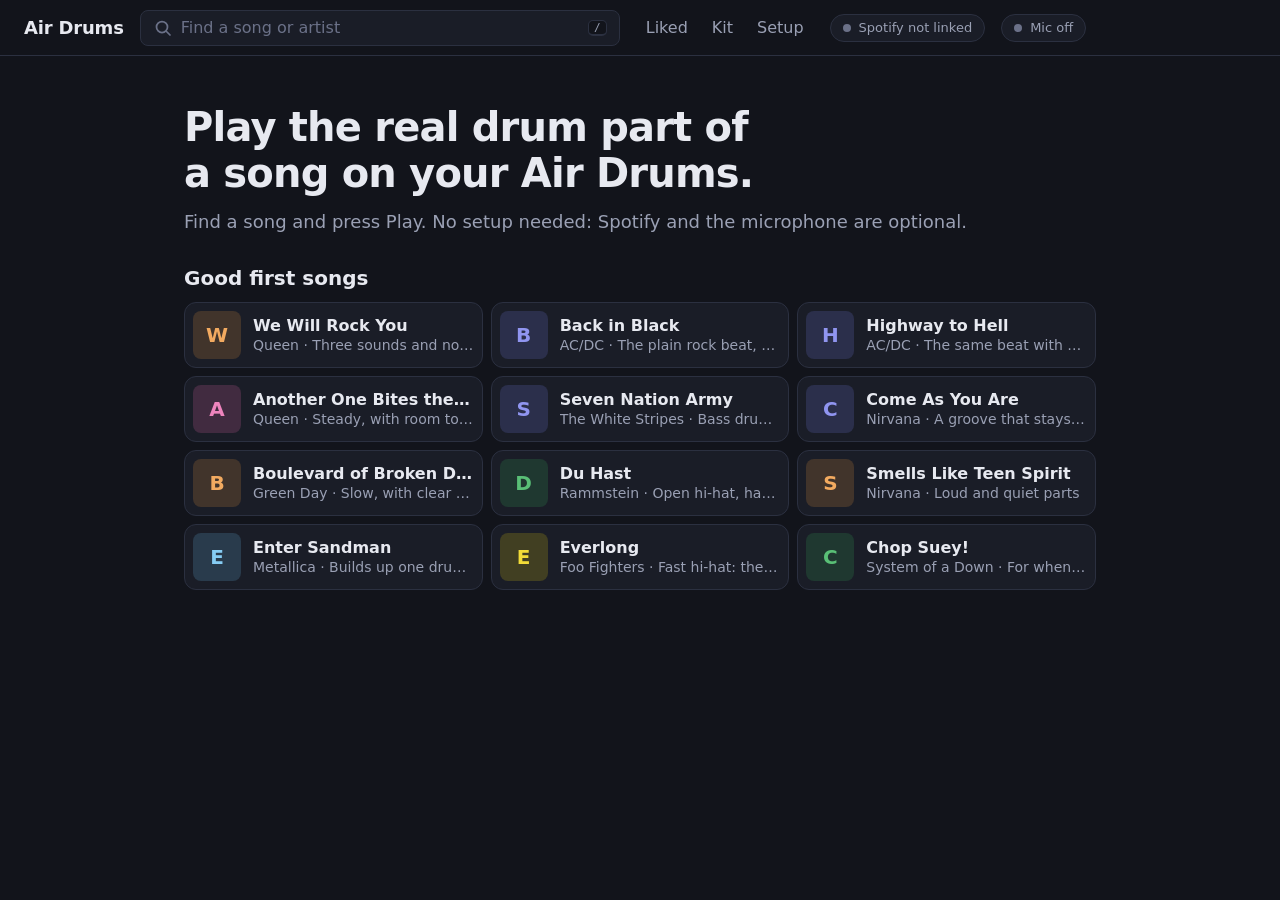
<file: index.html>
<!doctype html>
<html lang="en">
<head>
  <meta charset="utf-8">
  <meta name="viewport" content="width=device-width, initial-scale=1">
  <title>Air Drums</title>
  <meta name="description" content="Play and learn the real drum part of a song on the Fresh 'n Rebel Air Drums.">
  <meta name="theme-color" content="#12141b">
  <link rel="icon" href="data:image/svg+xml,%3Csvg xmlns='http://www.w3.org/2000/svg' viewBox='0 0 32 32'%3E%3Crect width='32' height='32' rx='7' fill='%2312141b'/%3E%3Ccircle cx='8' cy='11' r='3.5' fill='%236ec6f5'/%3E%3Ccircle cx='16' cy='11' r='3.5' fill='%23f06bb0'/%3E%3Ccircle cx='24' cy='11' r='3.5' fill='%23f59a3c'/%3E%3Ccircle cx='8' cy='21' r='3.5' fill='%2335b558'/%3E%3Ccircle cx='16' cy='21' r='3.5' fill='%23f5d90a'/%3E%3Ccircle cx='24' cy='21' r='3.5' fill='%237a80f0'/%3E%3C/svg%3E">
  <link rel="stylesheet" href="css/style.css">
</head>
<body>

<header id="top" class="top">
  <a class="brand" href="#/">Air Drums</a>
  <form id="searchForm" class="field" role="search">
    <svg class="icon" viewBox="0 0 20 20" width="20" height="20" aria-hidden="true"><circle cx="9" cy="9" r="5.5"/><path d="M13.5 13.5L17 17"/></svg>
    <input id="search" type="search" placeholder="Find a song or artist" autocomplete="off" spellcheck="false" aria-label="Find a song or artist">
    <kbd>/</kbd>
  </form>
  <nav>
    <a href="#/liked">Liked</a>
    <a href="#/map">Kit</a>
    <a href="#/setup">Setup</a>
  </nav>
  <a class="chip" id="chipSpotify" href="#/setup"><i class="dot"></i><span>Spotify not linked</span></a>
  <a class="chip" id="chipMic" href="#/setup"><i class="dot"></i><span>Mic off</span></a>
</header>

<main id="home" class="view page">
  <section id="hero" class="hero" hidden>
    <h1>Play the real drum part of a song on your Air Drums.</h1>
    <p class="lead">Find a song and press Play. No setup needed: Spotify and the microphone are optional.</p>
  </section>
  <div id="now" class="card nowbar" hidden></div>
  <div id="continue" class="card nowbar" hidden></div>
  <section id="results" class="list" hidden></section>
  <section id="lists">
    <div class="seg tabs"><button id="tabLiked" type="button">Liked</button><button id="tabRecent" type="button">Recent</button></div>
    <div id="list" class="list"></div>
  </section>
  <section id="startersBox">
    <h2>Good first songs</h2>
    <div id="starters" class="starters"></div>
  </section>
</main>

<main id="song" class="view page" hidden>
  <div id="songHead" class="songhead"></div>
  <section id="songBody" class="list"></section>
</main>

<main id="play" class="view" hidden>
  <header class="bar">
    <a class="btn icon ghost" id="back" href="#/" title="Back (Esc)"><svg class="icon" viewBox="0 0 20 20" width="20" height="20" aria-hidden="true"><path d="M11.5 4.5L6 10l5.5 5.5M6 10h9"/></svg></a>
    <div class="song">
      <img id="art" alt="" hidden>
      <div><b id="title">No song yet</b><span id="artist"></span></div>
    </div>
    <button id="heart" class="btn icon ghost heart" type="button" title="Like (H)" disabled></button>
    <div id="views" class="seg" title="View (V)"></div>
    <button id="syncChip" class="chip" type="button" popovertarget="syncPop" title="Sync: the notes against the music"><span>Sync</span><output id="offset">0 ms</output></button>
    <button id="micBtn" class="chip" type="button" title="Microphone (M)"><i class="dot"></i><span>Mic off</span></button>
    <button id="moreBtn" class="btn icon ghost" type="button" popovertarget="morePop" title="More"><svg class="icon solid" viewBox="0 0 20 20" width="20" height="20" aria-hidden="true"><circle cx="4.5" cy="10" r="1.4"/><circle cx="10" cy="10" r="1.4"/><circle cx="15.5" cy="10" r="1.4"/></svg></button>
  </header>
  <div id="syncPop" popover class="popover">
    <p class="soft small">Moves the notes earlier or later against the music you hear. Keys: <kbd>[</kbd> and <kbd>]</kbd>, with Shift for bigger steps. With the mic on the notes line up by themselves.</p>
    <div class="row"><button id="offDown" class="btn" type="button">− Earlier</button><button id="offUp" class="btn" type="button">+ Later</button></div>
    <div class="row"><button id="listen" class="btn" type="button">Sync by ear</button><button id="offReset" class="btn ghost" type="button">Back to automatic</button></div>
  </div>
  <div id="morePop" popover class="popover">
    <label class="pick">Version <select id="chartPick" disabled></select></label>
    <label class="pick">Level <select id="difficulty" disabled></select></label>
    <div class="row"><a class="btn" href="#/map">Kit map</a><a class="btn" href="#/setup">Setup</a></div>
    <p class="soft small">Drum keys: <kbd>Q</kbd> <kbd>W</kbd> <kbd>E</kbd> top row, <kbd>A</kbd> <kbd>S</kbd> <kbd>D</kbd> bottom row, <kbd>Z</kbd> left foot, <kbd>Space</kbd> right foot.<br>Also: <kbd>V</kbd> view, <kbd>H</kbd> like, <kbd>M</kbd> mic, <kbd>Esc</kbd> back. Open hi-hat (left foot up) is drawn with a ring, hollow or dashed.</p>
  </div>
  <div id="strip" class="pstrip" hidden></div>
  <div class="strip">
    <div class="lyrics"><p id="line"></p><p id="nextLine"></p></div>
    <div class="hud">
      <div id="score">0</div>
      <div id="combo"></div>
      <div id="acc"></div>
    </div>
  </div>
  <div class="stage">
    <canvas id="stage"></canvas>
    <div id="count" class="count" hidden></div>
    <div id="notice" class="notice" hidden><p id="noticeText"></p><div id="noticeBtns" class="row"></div></div>
    <div id="done" class="results" hidden></div>
  </div>
  <footer id="dock" class="dock"></footer>
</main>

<main id="map" class="view page" hidden>
  <h1>Kit map</h1>
  <p class="lead">Six zones in the air in front of you, two rows of three, and one pedal under each foot. The LED on the stick shows the colour of the zone it's pointing at.</p>

  <div class="mapwrap">
    <svg class="mapmain" viewBox="0 0 630 420" role="img" aria-label="The six stick zones in two rows of three, with the two foot pedals below">
      <text class="m-soft m-left" x="12" y="106.0">Stick up</text>
      <text class="m-tiny m-left" x="12" y="126.0">raised about 30°</text>
      <text class="m-soft m-left" x="12" y="230.0">Stick low</text>
      <text class="m-tiny m-left" x="12" y="250.0">pointing ahead</text>
      <text class="m-soft m-left" x="12" y="356">Feet</text>
      <text class="m-head" x="223.0" y="30">Left</text>
      <text class="m-soft" x="223.0" y="50">60° wide</text>
      <text class="m-head" x="381.0" y="30">Middle</text>
      <text class="m-soft" x="381.0" y="50">60° wide</text>
      <text class="m-head" x="539.0" y="30">Right</text>
      <text class="m-soft" x="539.0" y="50">60° wide</text>
      <g style="--c:#6ec6f5">
        <rect class="m-zone" x="150" y="64" width="146" height="112" rx="16"/>
        <text class="m-name" x="223.0" y="114">Crash</text>
        <circle class="m-led" cx="185.0" cy="141" r="6"/>
        <text class="m-soft m-left" x="197.0" y="146">light blue LED</text>
      </g>
      <g style="--c:#f06bb0">
        <rect class="m-zone" x="308" y="64" width="146" height="112" rx="16"/>
        <text class="m-name" x="381.0" y="114">Tom 2</text>
        <circle class="m-led" cx="343.0" cy="141" r="6"/>
        <text class="m-soft m-left" x="355.0" y="146">pink LED</text>
      </g>
      <g style="--c:#f59a3c">
        <rect class="m-zone" x="466" y="64" width="146" height="112" rx="16"/>
        <text class="m-name" x="539.0" y="114">Ride</text>
        <circle class="m-led" cx="501.0" cy="141" r="6"/>
        <text class="m-soft m-left" x="513.0" y="146">orange LED</text>
      </g>
      <g style="--c:#35b558">
        <rect class="m-zone" x="150" y="188" width="146" height="112" rx="16"/>
        <text class="m-name" x="223.0" y="238">Hi-Hat</text>
        <circle class="m-led" cx="185.0" cy="265" r="6"/>
        <text class="m-soft m-left" x="197.0" y="270">green LED</text>
      </g>
      <g style="--c:#f5d90a">
        <rect class="m-zone" x="308" y="188" width="146" height="112" rx="16"/>
        <text class="m-name" x="381.0" y="238">Snare</text>
        <circle class="m-led" cx="343.0" cy="265" r="6"/>
        <text class="m-soft m-left" x="355.0" y="270">yellow LED</text>
      </g>
      <g style="--c:#7a80f0">
        <rect class="m-zone" x="466" y="188" width="146" height="112" rx="16"/>
        <text class="m-name" x="539.0" y="238">Floor Drum</text>
        <circle class="m-led" cx="501.0" cy="265" r="6"/>
        <text class="m-soft m-left" x="513.0" y="270">purple LED</text>
      </g>
      <g style="--c:#35b558">
        <rect class="m-zone" x="150" y="326" width="225.0" height="62" rx="31"/>
        <text class="m-name m-small" x="262.5" y="353">Hi-hat pedal</text>
        <text class="m-soft" x="262.5" y="373">left foot</text>
      </g>
      <g style="--c:#e9e9ee">
        <rect class="m-zone" x="387.0" y="326" width="225.0" height="62" rx="31"/>
        <text class="m-name m-small" x="499.5" y="353">Bass drum</text>
        <text class="m-soft" x="499.5" y="373">right foot</text>
      </g>
      <text class="m-tiny" x="381.0" y="414">You stand here, facing the middle column.</text>
    </svg>

    <div class="mapside">
      <figure>
        <svg viewBox="0 0 240 170" role="img" aria-label="Side view: the stick low for the bottom row, raised about 30 degrees for the top row">
          <line class="m-stick" x1="34" y1="128" x2="204" y2="128"/>
          <line class="m-stick" x1="34" y1="128" x2="181" y2="43"/>
          <path class="m-arc" d="M 114 128 A 80 80 0 0 0 103.3 88"/>
          <text class="m-soft" x="132" y="110">30°</text>
          <circle class="m-you" cx="34" cy="128" r="7"/>
          <text class="m-tiny m-left" x="140" y="34">top row</text>
          <text class="m-tiny m-left" x="150" y="150">bottom row</text>
        </svg>
        <figcaption>From the side. Same spot, stick up or low.</figcaption>
      </figure>
      <figure>
        <svg viewBox="0 0 240 150" role="img" aria-label="Top view: left, middle and right, each 60 degrees wide">
          <path class="m-sector" style="--c:#35b558" d="M120 132 L20 132 A100 100 0 0 1 70 45.4 Z"/>
          <path class="m-sector" style="--c:#f5d90a" d="M120 132 L70 45.4 A100 100 0 0 1 170 45.4 Z"/>
          <path class="m-sector" style="--c:#7a80f0" d="M120 132 L170 45.4 A100 100 0 0 1 220 132 Z"/>
          <text class="m-soft" x="62" y="106">left</text>
          <text class="m-soft" x="120" y="78">middle</text>
          <text class="m-soft" x="178" y="106">right</text>
          <circle class="m-you" cx="120" cy="132" r="7"/>
        </svg>
        <figcaption>From above. Three slices, 60° each.</figcaption>
      </figure>
    </div>
  </div>

  <ul class="mapnotes">
    <li><b>Red LED</b> means the stick is out of range. Bring it back into one of the six zones.</li>
    <li><b>Left foot</b> is the hi-hat pedal. Putting it down plays the hi-hat. Where it rests changes the stick's Hi-Hat zone: foot flat is a closed hi-hat, foot raised is an open one.</li>
    <li><b>Right foot</b> is the bass drum. Raise it, then put it down flat.</li>
    <li>On the play screen the Drums view uses this same layout. The Colors, Taiko and Mania views use the LED colours.</li>
  </ul>
</main>

<main id="setup" class="view page" hidden>
  <h1>Setup</h1>

  <section>
    <h2>1. Spotify</h2>
    <p>Spotify only lets a hobby app have a few users, so you use your own free app (the one you made for minitype works).</p>
    <ol>
      <li>Open <a href="https://developer.spotify.com/dashboard" target="_blank" rel="noopener">developer.spotify.com/dashboard</a> and open your app (or create one, Web API).</li>
      <li>Add this redirect URI to it: <code id="redirect"></code> <button id="copyRedirect" type="button">Copy</button></li>
      <li>Paste the app's client ID here:</li>
    </ol>
    <div class="row">
      <input id="clientId" placeholder="spotify client id" autocomplete="off" spellcheck="false">
      <button id="link" type="button">Link Spotify</button>
      <button id="unlink" type="button" hidden>Unlink</button>
    </div>
    <p id="spotifyState" class="state"></p>
  </section>

  <section>
    <h2>2. Microphone</h2>
    <p>The sticks only talk to the speaker, so the site listens for your hits. Put the mic near the Air Drums speaker.</p>
    <div class="row"><button id="micToggle" type="button">Turn mic on</button><span id="micState" class="state"></span></div>
    <div class="meter" aria-hidden="true"><div id="level"></div><div id="mark"></div></div>
    <label class="slider">Only sounds louder than this count as hits
      <input id="threshold" type="range" min="-60" max="-5" step="1">
      <output id="thresholdOut"></output>
    </label>
    <p id="lastHit" class="state">Hit a drum to see how loud it comes in.</p>
    <p class="hint">Music from the same speaker also reaches the mic. Turn the music down until it stays under the line and only your hits go over it, or play the music on headphones.</p>
  </section>

  <section>
    <h2>3. Teach it your drums <span class="soft">(optional)</span></h2>
    <p>Without this it scores your timing. With it, it also checks you hit the right drum. Pick a drum, then hit it 4 times.</p>
    <div id="teach" class="teach"></div>
    <div class="row"><button id="forget" type="button">Forget all</button><span id="teachState" class="state"></span></div>
  </section>

  <section>
    <h2>4. Sound <span class="soft">(for Play and Learn without Spotify)</span></h2>
    <p>Play and Learn use the site's own drum sounds and a click, made in your browser. Nothing is downloaded.</p>
    <div class="row"><button id="testSound" type="button">Test sound</button><span class="state">You should hear a bass drum, a snare, hi-hats, two toms, a crash and a ride.</span></div>
    <p class="hint">If the microphone is on and hears the site's drums through your speakers, it counts them as your hits. Use headphones, or turn Guide off while you want a score.</p>
  </section>

  <section>
    <h2>Not tried on a real kit yet</h2>
    <p class="hint">Scoring by microphone, line-up by ear, the Spotify link and the Learn mode's scoring were only tested with stand-ins: a recording as the microphone, the keyboard as the drums. If something is off with your kit, that is the first place to look. The previous version is still at <a href="v1/">v1</a>.</p>
  </section>
</main>

<div id="toast" class="toast" role="status" hidden></div>

<script>
  // Always run the newest files (see sw.js). The first time a browser gets the
  // worker, reload once so the scripts come through it - but not in the middle
  // of a Spotify login, which comes back with ?code= in the address.
  if ('serviceWorker' in navigator) {
    const first = !navigator.serviceWorker.controller;
    navigator.serviceWorker.register('sw.js').catch(() => {});
    if (first && !/[?&](code|error)=/.test(location.search)) {
      navigator.serviceWorker.addEventListener('controllerchange', () => location.reload(), { once: true });
    }
  }
</script>
<script type="module" src="js/main.js"></script>
</body>
</html>
</file>
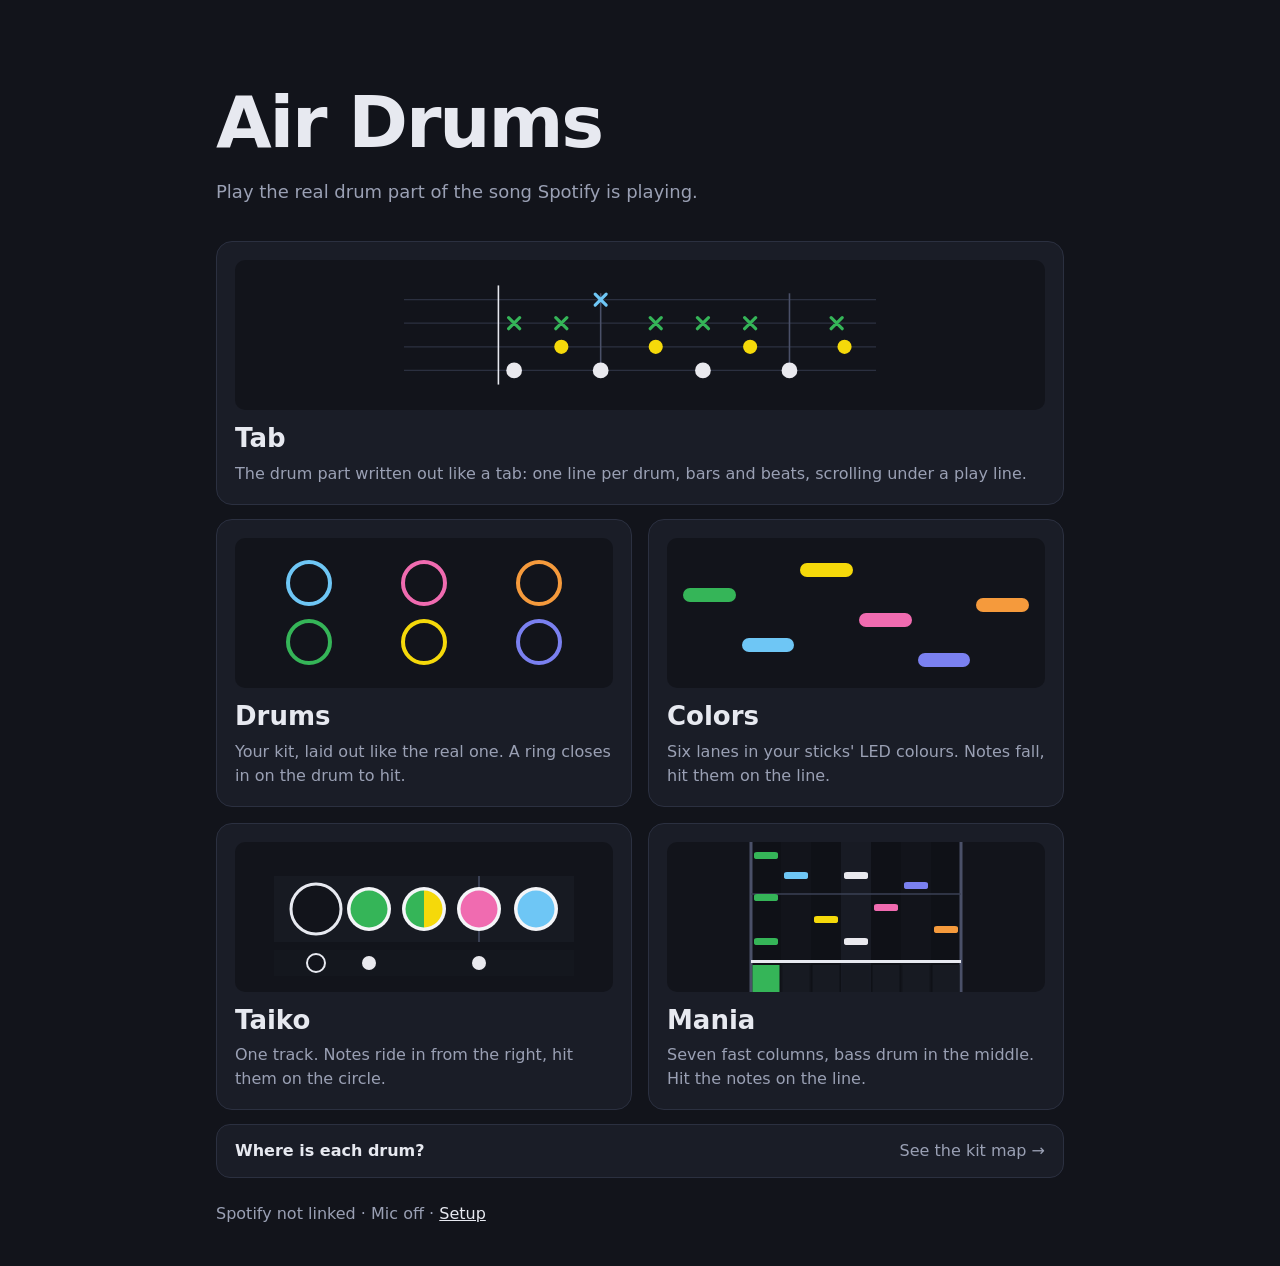
<file: v1/index.html>
<!doctype html>
<html lang="en">
<head>
  <meta charset="utf-8">
  <meta name="viewport" content="width=device-width, initial-scale=1">
  <title>Air Drums</title>
  <meta name="description" content="Play the real drum part of the song Spotify is playing, on the Fresh 'n Rebel Air Drums.">
  <link rel="stylesheet" href="css/style.css">
</head>
<body>

<main id="menu" class="view">
  <h1>Air Drums</h1>
  <p class="lead">Play the real drum part of the song Spotify is playing.</p>
  <a class="card card-main" href="#/tab">
    <svg class="art art-tab" viewBox="0 0 600 150" aria-hidden="true">
      <g stroke="#2b3040" stroke-width="1.5">
        <line x1="0" y1="30" x2="600" y2="30"/><line x1="0" y1="60" x2="600" y2="60"/>
        <line x1="0" y1="90" x2="600" y2="90"/><line x1="0" y1="120" x2="600" y2="120"/>
      </g>
      <g stroke="#4a5068" stroke-width="2"><line x1="250" y1="22" x2="250" y2="128"/><line x1="490" y1="22" x2="490" y2="128"/></g>
      <line x1="120" y1="12" x2="120" y2="138" stroke="#e7e9f0" stroke-width="2"/>
      <g stroke="#6ec6f5" stroke-width="4" stroke-linecap="round"><path d="M243 23l14 14M257 23l-14 14"/></g>
      <g stroke="#35b558" stroke-width="4" stroke-linecap="round">
        <path d="M133 53l14 14M147 53l-14 14M193 53l14 14M207 53l-14 14M313 53l14 14M327 53l-14 14M373 53l14 14M387 53l-14 14M433 53l14 14M447 53l-14 14M543 53l14 14M557 53l-14 14"/>
      </g>
      <g fill="#f5d90a"><circle cx="200" cy="90" r="9"/><circle cx="320" cy="90" r="9"/><circle cx="440" cy="90" r="9"/><circle cx="560" cy="90" r="9"/></g>
      <g fill="#e9e9ee"><circle cx="140" cy="120" r="10"/><circle cx="250" cy="120" r="10"/><circle cx="380" cy="120" r="10"/><circle cx="490" cy="120" r="10"/></g>
    </svg>
    <h2>Tab</h2>
    <p>The drum part written out like a tab: one line per drum, bars and beats, scrolling under a play line.</p>
  </a>
  <div class="cards">
    <a class="card" href="#/drums">
      <div class="art art-kit" aria-hidden="true">
        <i style="--c:#6ec6f5"></i><i style="--c:#f06bb0"></i><i style="--c:#f59a3c"></i>
        <i style="--c:#35b558"></i><i style="--c:#f5d90a"></i><i style="--c:#7a80f0"></i>
      </div>
      <h2>Drums</h2>
      <p>Your kit, laid out like the real one. A ring closes in on the drum to hit.</p>
    </a>
    <a class="card" href="#/colors">
      <div class="art art-lanes" aria-hidden="true">
        <i style="--c:#35b558"></i><i style="--c:#6ec6f5"></i><i style="--c:#f5d90a"></i>
        <i style="--c:#f06bb0"></i><i style="--c:#7a80f0"></i><i style="--c:#f59a3c"></i>
      </div>
      <h2>Colors</h2>
      <p>Six lanes in your sticks' LED colours. Notes fall, hit them on the line.</p>
    </a>
    <a class="card" href="#/taiko">
      <svg class="art art-taiko" viewBox="0 0 300 150" aria-hidden="true">
        <rect x="0" y="34" width="300" height="66" fill="#171a22"/>
        <rect x="0" y="108" width="300" height="26" fill="#14171e"/>
        <line x1="205" y1="34" x2="205" y2="100" stroke="#3a4054" stroke-width="2"/>
        <circle cx="42" cy="67" r="25" fill="#12141b" stroke="#e7e9f0" stroke-width="3"/>
        <circle cx="42" cy="121" r="9" fill="#12141b" stroke="#e7e9f0" stroke-width="2"/>
        <g fill="#f4f5f8"><circle cx="262" cy="67" r="22"/><circle cx="205" cy="67" r="22"/><circle cx="150" cy="67" r="22"/><circle cx="95" cy="67" r="22"/></g>
        <circle cx="262" cy="67" r="18.5" fill="#6ec6f5"/>
        <circle cx="205" cy="67" r="18.5" fill="#f06bb0"/>
        <path d="M150 48.5a18.5 18.5 0 0 0 0 37z" fill="#35b558"/><path d="M150 48.5a18.5 18.5 0 0 1 0 37z" fill="#f5d90a"/>
        <circle cx="95" cy="67" r="18.5" fill="#35b558"/>
        <g fill="#e9e9ee"><circle cx="95" cy="121" r="7"/><circle cx="205" cy="121" r="7"/></g>
      </svg>
      <h2>Taiko</h2>
      <p>One track. Notes ride in from the right, hit them on the circle.</p>
    </a>
    <a class="card" href="#/mania">
      <svg class="art art-mania" viewBox="0 0 300 150" aria-hidden="true">
        <g transform="translate(-75 0) scale(1.5 1)">
        <g>
          <rect x="80" y="0" width="20" height="150" fill="#0f1117"/><rect x="100" y="0" width="20" height="150" fill="#12141b"/>
          <rect x="120" y="0" width="20" height="150" fill="#0f1117"/><rect x="140" y="0" width="20" height="150" fill="#181b24"/>
          <rect x="160" y="0" width="20" height="150" fill="#0f1117"/><rect x="180" y="0" width="20" height="150" fill="#12141b"/>
          <rect x="200" y="0" width="20" height="150" fill="#0f1117"/>
        </g>
        <g stroke="#4a5068" stroke-width="2"><line x1="80" y1="0" x2="80" y2="150"/><line x1="220" y1="0" x2="220" y2="150"/></g>
        <line x1="80" y1="52" x2="220" y2="52" stroke="#3a4054" stroke-width="1.5"/>
        <rect x="82" y="96" width="16" height="7" rx="2" fill="#35b558"/><rect x="82" y="52" width="16" height="7" rx="2" fill="#35b558"/>
        <rect x="82" y="10" width="16" height="7" rx="2" fill="#35b558"/><rect x="102" y="30" width="16" height="7" rx="2" fill="#6ec6f5"/>
        <rect x="122" y="74" width="16" height="7" rx="2" fill="#f5d90a"/><rect x="142" y="96" width="16" height="7" rx="2" fill="#e9e9ee"/>
        <rect x="142" y="30" width="16" height="7" rx="2" fill="#e9e9ee"/><rect x="162" y="62" width="16" height="7" rx="2" fill="#f06bb0"/>
        <rect x="182" y="40" width="16" height="7" rx="2" fill="#7a80f0"/><rect x="202" y="84" width="16" height="7" rx="2" fill="#f59a3c"/>
        <rect x="80" y="118" width="140" height="3" fill="#e7e9f0"/>
        <g>
          <rect x="81" y="123" width="18" height="27" fill="#35b558"/><rect x="101" y="123" width="18" height="27" fill="#171a22"/>
          <rect x="121" y="123" width="18" height="27" fill="#171a22"/><rect x="141" y="123" width="18" height="27" fill="#171a22"/>
          <rect x="161" y="123" width="18" height="27" fill="#171a22"/><rect x="181" y="123" width="18" height="27" fill="#171a22"/>
          <rect x="201" y="123" width="18" height="27" fill="#171a22"/>
        </g>
        </g>
      </svg>
      <h2>Mania</h2>
      <p>Seven fast columns, bass drum in the middle. Hit the notes on the line.</p>
    </a>
  </div>
  <a class="maplink" href="#/map"><b>Where is each drum?</b><span>See the kit map →</span></a>
  <p class="status"><span id="menuSpotify"></span> · <span id="menuMic"></span> · <a href="#/setup">Setup</a></p>
</main>

<main id="play" class="view" hidden>
  <header class="bar">
    <a class="back" href="#/">← Menu</a>
    <div class="song">
      <img id="art" alt="" hidden>
      <div><b id="title">No song yet</b><span id="artist"></span></div>
    </div>
    <div class="tools">
      <label>Chart <select id="chartPick" disabled></select></label>
      <label>Level <select id="difficulty" disabled></select></label>
      <span class="nudge" title="Move the notes earlier or later. Keys: [ and ]">
        Sync <button id="offDown" type="button" aria-label="Notes earlier">−</button>
        <output id="offset" title="Click to go back to the automatic line-up">0 ms</output>
        <button id="offUp" type="button" aria-label="Notes later">+</button>
      </span>
      <button id="listen" type="button" title="With the mic on the notes line up with the song by themselves. Press this when they are far off: it searches wider.">Sync by ear</button>
      <button id="restart" type="button">Restart</button>
      <button id="micBtn" type="button">Mic off</button>
    </div>
  </header>
  <div class="strip">
    <div class="lyrics"><p id="line"></p><p id="nextLine"></p></div>
    <div class="hud">
      <div id="score">0</div>
      <div id="combo"></div>
      <div id="acc"></div>
    </div>
  </div>
  <div class="stage">
    <canvas id="stage"></canvas>
    <p id="notice" class="notice" hidden></p>
    <form id="manual" class="manual" hidden>
      <p>Spotify isn't linked, so type a song and start the clock yourself. <a href="#/setup">Link Spotify</a> to have it follow along.</p>
      <div class="row"><input id="q" placeholder="song and artist" autocomplete="off" required><button>Find chart</button></div>
      <ul id="results"></ul>
    </form>
  </div>
  <footer class="keys">
    <span>Test keys: <kbd>Q</kbd> <kbd>W</kbd> <kbd>E</kbd> top row, <kbd>A</kbd> <kbd>S</kbd> <kbd>D</kbd> bottom row, <kbd>Z</kbd> left foot, <kbd>Space</kbd> right foot</span>
    <span><kbd>[</kbd> <kbd>]</kbd> sync</span>
    <span>Open hi-hat (left foot up): a ring over the note, hollow, or dashed</span>
    <a href="#/map">Kit map</a>
    <span id="manualKeys" hidden><kbd>Enter</kbd> start / pause · <kbd>←</kbd> <kbd>→</kbd> 5 s · <kbd>Home</kbd> start over</span>
  </footer>
</main>

<main id="map" class="view" hidden>
  <a class="back" href="#/">← Menu</a>
  <h1>Kit map</h1>
  <p class="lead">Six zones in the air in front of you, two rows of three, and one pedal under each foot. The LED on the stick shows the colour of the zone it's pointing at.</p>

  <div class="mapwrap">
    <svg class="mapmain" viewBox="0 0 630 420" role="img" aria-label="The six stick zones in two rows of three, with the two foot pedals below">
      <text class="m-soft m-left" x="12" y="106.0">Stick up</text>
      <text class="m-tiny m-left" x="12" y="126.0">raised about 30°</text>
      <text class="m-soft m-left" x="12" y="230.0">Stick low</text>
      <text class="m-tiny m-left" x="12" y="250.0">pointing ahead</text>
      <text class="m-soft m-left" x="12" y="356">Feet</text>
      <text class="m-head" x="223.0" y="30">Left</text>
      <text class="m-soft" x="223.0" y="50">60° wide</text>
      <text class="m-head" x="381.0" y="30">Middle</text>
      <text class="m-soft" x="381.0" y="50">60° wide</text>
      <text class="m-head" x="539.0" y="30">Right</text>
      <text class="m-soft" x="539.0" y="50">60° wide</text>
      <g style="--c:#6ec6f5">
        <rect class="m-zone" x="150" y="64" width="146" height="112" rx="16"/>
        <text class="m-name" x="223.0" y="114">Crash</text>
        <circle class="m-led" cx="185.0" cy="141" r="6"/>
        <text class="m-soft m-left" x="197.0" y="146">light blue LED</text>
      </g>
      <g style="--c:#f06bb0">
        <rect class="m-zone" x="308" y="64" width="146" height="112" rx="16"/>
        <text class="m-name" x="381.0" y="114">Tom 2</text>
        <circle class="m-led" cx="343.0" cy="141" r="6"/>
        <text class="m-soft m-left" x="355.0" y="146">pink LED</text>
      </g>
      <g style="--c:#f59a3c">
        <rect class="m-zone" x="466" y="64" width="146" height="112" rx="16"/>
        <text class="m-name" x="539.0" y="114">Ride</text>
        <circle class="m-led" cx="501.0" cy="141" r="6"/>
        <text class="m-soft m-left" x="513.0" y="146">orange LED</text>
      </g>
      <g style="--c:#35b558">
        <rect class="m-zone" x="150" y="188" width="146" height="112" rx="16"/>
        <text class="m-name" x="223.0" y="238">Hi-Hat</text>
        <circle class="m-led" cx="185.0" cy="265" r="6"/>
        <text class="m-soft m-left" x="197.0" y="270">green LED</text>
      </g>
      <g style="--c:#f5d90a">
        <rect class="m-zone" x="308" y="188" width="146" height="112" rx="16"/>
        <text class="m-name" x="381.0" y="238">Snare</text>
        <circle class="m-led" cx="343.0" cy="265" r="6"/>
        <text class="m-soft m-left" x="355.0" y="270">yellow LED</text>
      </g>
      <g style="--c:#7a80f0">
        <rect class="m-zone" x="466" y="188" width="146" height="112" rx="16"/>
        <text class="m-name" x="539.0" y="238">Floor Drum</text>
        <circle class="m-led" cx="501.0" cy="265" r="6"/>
        <text class="m-soft m-left" x="513.0" y="270">purple LED</text>
      </g>
      <g style="--c:#35b558">
        <rect class="m-zone" x="150" y="326" width="225.0" height="62" rx="31"/>
        <text class="m-name m-small" x="262.5" y="353">Hi-hat pedal</text>
        <text class="m-soft" x="262.5" y="373">left foot</text>
      </g>
      <g style="--c:#e9e9ee">
        <rect class="m-zone" x="387.0" y="326" width="225.0" height="62" rx="31"/>
        <text class="m-name m-small" x="499.5" y="353">Bass drum</text>
        <text class="m-soft" x="499.5" y="373">right foot</text>
      </g>
      <text class="m-tiny" x="381.0" y="414">You stand here, facing the middle column.</text>
    </svg>

    <div class="mapside">
      <figure>
        <svg viewBox="0 0 240 170" role="img" aria-label="Side view: the stick low for the bottom row, raised about 30 degrees for the top row">
          <line class="m-stick" x1="34" y1="128" x2="204" y2="128"/>
          <line class="m-stick" x1="34" y1="128" x2="181" y2="43"/>
          <path class="m-arc" d="M 114 128 A 80 80 0 0 0 103.3 88"/>
          <text class="m-soft" x="132" y="110">30°</text>
          <circle class="m-you" cx="34" cy="128" r="7"/>
          <text class="m-tiny m-left" x="140" y="34">top row</text>
          <text class="m-tiny m-left" x="150" y="150">bottom row</text>
        </svg>
        <figcaption>From the side. Same spot, stick up or low.</figcaption>
      </figure>
      <figure>
        <svg viewBox="0 0 240 150" role="img" aria-label="Top view: left, middle and right, each 60 degrees wide">
          <path class="m-sector" style="--c:#35b558" d="M120 132 L20 132 A100 100 0 0 1 70 45.4 Z"/>
          <path class="m-sector" style="--c:#f5d90a" d="M120 132 L70 45.4 A100 100 0 0 1 170 45.4 Z"/>
          <path class="m-sector" style="--c:#7a80f0" d="M120 132 L170 45.4 A100 100 0 0 1 220 132 Z"/>
          <text class="m-soft" x="62" y="106">left</text>
          <text class="m-soft" x="120" y="78">middle</text>
          <text class="m-soft" x="178" y="106">right</text>
          <circle class="m-you" cx="120" cy="132" r="7"/>
        </svg>
        <figcaption>From above. Three slices, 60° each.</figcaption>
      </figure>
    </div>
  </div>

  <ul class="mapnotes">
    <li><b>Red LED</b> means the stick is out of range. Bring it back into one of the six zones.</li>
    <li><b>Left foot</b> is the hi-hat pedal. Putting it down plays the hi-hat. Where it rests changes the stick's Hi-Hat zone: foot flat is a closed hi-hat, foot raised is an open one.</li>
    <li><b>Right foot</b> is the bass drum. Raise it, then put it down flat.</li>
    <li>The <a href="#/drums">Drums</a> page uses this same layout. The <a href="#/colors">Colors</a>, <a href="#/taiko">Taiko</a> and <a href="#/mania">Mania</a> pages use the LED colours.</li>
  </ul>
</main>

<main id="setup" class="view" hidden>
  <a class="back" href="#/">← Menu</a>
  <h1>Setup</h1>

  <section>
    <h2>1. Spotify</h2>
    <p>Spotify only lets a hobby app have a few users, so you use your own free app (the one you made for minitype works).</p>
    <ol>
      <li>Open <a href="https://developer.spotify.com/dashboard" target="_blank" rel="noopener">developer.spotify.com/dashboard</a> and open your app (or create one, Web API).</li>
      <li>Add this redirect URI to it: <code id="redirect"></code> <button id="copyRedirect" type="button">Copy</button></li>
      <li>Paste the app's client ID here:</li>
    </ol>
    <div class="row">
      <input id="clientId" placeholder="spotify client id" autocomplete="off" spellcheck="false">
      <button id="link" type="button">Link Spotify</button>
      <button id="unlink" type="button" hidden>Unlink</button>
    </div>
    <p id="spotifyState" class="state"></p>
  </section>

  <section>
    <h2>2. Microphone</h2>
    <p>The sticks only talk to the speaker, so the site listens for your hits. Put the mic near the Air Drums speaker.</p>
    <div class="row"><button id="micToggle" type="button">Turn mic on</button><span id="micState" class="state"></span></div>
    <div class="meter" aria-hidden="true"><div id="level"></div><div id="mark"></div></div>
    <label class="slider">Only sounds louder than this count as hits
      <input id="threshold" type="range" min="-60" max="-5" step="1">
      <output id="thresholdOut"></output>
    </label>
    <p id="lastHit" class="state">Hit a drum to see how loud it comes in.</p>
    <p class="hint">Music from the same speaker also reaches the mic. Turn the music down until it stays under the line and only your hits go over it, or play the music on headphones.</p>
  </section>

  <section>
    <h2>3. Teach it your drums <span class="soft">(optional)</span></h2>
    <p>Without this it scores your timing. With it, it also checks you hit the right drum. Pick a drum, then hit it 4 times.</p>
    <div id="teach" class="teach"></div>
    <div class="row"><button id="forget" type="button">Forget all</button><span id="teachState" class="state"></span></div>
  </section>
</main>

<script>
  // Always run the newest files (see sw.js). The first time a browser gets the
  // worker, reload once so the scripts come through it - but not in the middle
  // of a Spotify login, which comes back with ?code= in the address.
  if ('serviceWorker' in navigator) {
    const first = !navigator.serviceWorker.controller;
    navigator.serviceWorker.register('sw.js').catch(() => {});
    if (first && !/[?&](code|error)=/.test(location.search)) {
      navigator.serviceWorker.addEventListener('controllerchange', () => location.reload(), { once: true });
    }
  }
</script>
<script type="module" src="js/main.js"></script>
</body>
</html>
</file>
<file: css/style.css>
/* Air Drums. One look for every screen: a dark, calm panel. The six LED
   colours of the sticks are the only strong colours and always mean a drum. */

:root {
  --bg: #12141b;
  --panel: #1a1d27;
  --panel-2: #222634;
  --line: #2b3040;
  --line-strong: #3a4054;
  --text: #e7e9f0;
  --soft: #9aa0b4;
  --faint: #6b7188;
  --accent: #f5d90a;
  --accent-ink: #14151a;
  --good: #35b558;
  --warn: #f5a742;
  --bad: #f0606a;
  color-scheme: dark;
}

* { box-sizing: border-box; }
html, body { height: 100%; }
body {
  margin: 0;
  background: var(--bg);
  color: var(--text);
  font: 16px/1.5 system-ui, -apple-system, "Segoe UI", sans-serif;
}
body.playing { overflow: hidden; }

a { color: var(--text); }
h1, h2 { line-height: 1.15; margin: 0; text-wrap: balance; }
h2 { font-size: 20px; }
p { margin: 0; }
[hidden] { display: none !important; }
.soft { color: var(--soft); font-weight: 400; }
.small { font-size: 13px; }
.grow { flex: 1 1 0; min-width: 0; display: flex; flex-direction: column; }
.between { display: flex; flex-wrap: wrap; align-items: center; justify-content: space-between; gap: 8px 16px; }
.row-flex, .row { display: flex; flex-wrap: wrap; align-items: center; gap: 8px; }
:focus-visible { outline: 2px solid var(--accent); outline-offset: 2px; }

.icon { fill: none; stroke: currentColor; stroke-width: 1.75; stroke-linecap: round; stroke-linejoin: round; flex: none; }
.icon.solid { fill: currentColor; stroke: none; }

/* ---- controls ---- */

button, select, input {
  font: inherit;
  color: var(--text);
  background: var(--panel);
  border: 1px solid var(--line);
  border-radius: 8px;
  padding: 6px 12px;
}
button { cursor: pointer; }
button:hover, select:hover { border-color: var(--line-strong); }
button:disabled, select:disabled { opacity: 0.45; cursor: default; }

.btn {
  display: inline-flex;
  align-items: center;
  justify-content: center;
  gap: 8px;
  min-height: 36px;
  padding: 0 12px;
  background: var(--panel);
  border: 1px solid var(--line);
  border-radius: 8px;
  color: var(--text);
  text-decoration: none;
  white-space: nowrap;
  cursor: pointer;
  transition: border-color 0.14s ease-out, background 0.14s ease-out;
}
.btn:hover { border-color: var(--line-strong); background: var(--panel-2); }
.btn:active { background: var(--panel-2); }
.btn.primary { background: var(--accent); border-color: var(--accent); color: var(--accent-ink); font-weight: 600; }
.btn.primary:hover { background: #ffe53b; border-color: #ffe53b; }
.btn.on { border-color: var(--accent); color: var(--accent); }
.btn.ghost { background: none; border-color: transparent; }
.btn.ghost:hover { background: var(--panel-2); }
.btn.icon { width: 36px; padding: 0; }
.btn.big { min-height: 48px; padding: 0 20px; font-size: 17px; }
.btn.big.icon { width: 48px; padding: 0; }
.heart.on { color: var(--bad); }

kbd {
  font: 11px ui-monospace, Consolas, monospace;
  border: 1px solid var(--line);
  border-bottom-width: 2px;
  border-radius: 5px;
  padding: 0 5px;
  background: var(--bg);
  color: var(--soft);
}
.btn.primary kbd { background: none; border-color: rgb(0 0 0 / 0.3); color: var(--accent-ink); }

code {
  font: 14px ui-monospace, Consolas, monospace;
  background: var(--panel);
  border: 1px solid var(--line);
  border-radius: 6px;
  padding: 2px 8px;
  overflow-wrap: anywhere;
}

.chip {
  display: inline-flex;
  align-items: center;
  gap: 8px;
  height: 28px;
  padding: 0 12px;
  border: 1px solid var(--line);
  border-radius: 999px;
  background: var(--panel);
  color: var(--soft);
  font-size: 13px;
  text-decoration: none;
  white-space: nowrap;
  cursor: pointer;
}
.chip:hover { border-color: var(--line-strong); color: var(--text); }
.chip .dot { width: 8px; height: 8px; border-radius: 50%; background: var(--faint); flex: none; }
.chip.on { color: var(--text); }
.chip.on .dot { background: var(--good); }
.chip.warn output { color: var(--warn); }
.chip output { color: var(--text); font-variant-numeric: tabular-nums; }

.seg {
  display: inline-flex;
  padding: 3px;
  gap: 2px;
  background: var(--panel);
  border: 1px solid var(--line);
  border-radius: 10px;
}
.seg button { border: 0; background: none; color: var(--soft); border-radius: 7px; padding: 4px 12px; font-size: 14px; }
.seg button:hover { color: var(--text); }
.seg button.on { background: var(--panel-2); color: var(--text); font-weight: 600; }

.card { background: var(--panel); border: 1px solid var(--line); border-radius: 12px; padding: 16px; }
.badge { font-size: 12px; line-height: 20px; padding: 0 8px; border-radius: 999px; background: var(--panel-2); color: var(--soft); white-space: nowrap; }
.badge.warn { color: var(--warn); }
.pick { display: flex; align-items: center; gap: 8px; color: var(--soft); font-size: 14px; }
.pick select { max-width: min(320px, 70vw); }

.popover {
  inset: 54px 12px auto auto;
  margin: 0;
  width: min(380px, calc(100vw - 24px));
  padding: 16px;
  background: var(--panel);
  color: var(--text);
  border: 1px solid var(--line-strong);
  border-radius: 12px;
  box-shadow: 0 12px 32px rgb(0 0 0 / 0.45);
}
.popover:popover-open { display: flex; flex-direction: column; gap: 12px; }

.toast {
  position: fixed;
  left: 50%;
  bottom: 68px;
  transform: translateX(-50%);
  z-index: 20;
  display: flex;
  align-items: center;
  gap: 12px;
  max-width: calc(100vw - 32px);
  padding: 10px 16px;
  background: var(--panel-2);
  border: 1px solid var(--line-strong);
  border-radius: 12px;
  box-shadow: 0 12px 32px rgb(0 0 0 / 0.45);
}

/* ---- top bar ---- */

.top {
  position: sticky;
  top: 0;
  z-index: 10;
  display: flex;
  align-items: center;
  gap: 16px;
  height: 56px;
  padding: 0 24px;
  background: var(--bg);
  border-bottom: 1px solid var(--line);
}
.brand { font-weight: 700; font-size: 18px; text-decoration: none; white-space: nowrap; letter-spacing: -0.01em; }
.top nav { display: flex; gap: 4px; }
.top nav a { color: var(--soft); text-decoration: none; padding: 6px 10px; border-radius: 8px; }
.top nav a:hover { color: var(--text); background: var(--panel); }

.field {
  flex: 1 1 200px;
  max-width: 480px;
  display: flex;
  align-items: center;
  gap: 8px;
  height: 36px;
  padding: 0 12px;
  background: var(--panel);
  border: 1px solid var(--line);
  border-radius: 8px;
  color: var(--faint);
}
.field:focus-within { border-color: var(--accent); color: var(--text); }
.field input { flex: 1; min-width: 0; border: 0; padding: 0; background: none; outline: none; }
.field input::placeholder { color: var(--faint); }
.field input::-webkit-search-cancel-button { display: none; }
.field:focus-within kbd { display: none; }

/* ---- pages ---- */

.page { max-width: 960px; margin: 0 auto; padding: 24px 24px 72px; display: flex; flex-direction: column; gap: 24px; }
.page section { display: flex; flex-direction: column; gap: 12px; }

.hero { padding: 24px 0 8px; }
.hero h1 { font-size: clamp(28px, 5vw, 40px); letter-spacing: -0.02em; max-width: 18em; }
.lead { color: var(--soft); font-size: 18px; }

.nowbar { display: flex; align-items: center; gap: 12px; }
.nowbar .row-text { flex: 1 1 0; }
.tabs { align-self: flex-start; }

.list { display: flex; flex-direction: column; gap: 2px; }
.list h2 { margin: 12px 0 6px; }
.list > p { padding: 0 8px 6px; }
.row {
  display: flex;
  flex-wrap: nowrap;
  align-items: center;
  gap: 12px;
  min-height: 56px;
  padding: 4px 8px;
  border-radius: 10px;
  text-decoration: none;
}
a.row:hover, a.row:focus-visible { background: var(--panel-2); }
.row-text { flex: 1 1 0; min-width: 0; display: flex; flex-direction: column; line-height: 1.3; }
.row-text b, .row-text span { white-space: nowrap; overflow: hidden; text-overflow: ellipsis; }
.row-text span { color: var(--soft); font-size: 14px; }
.row-time, .row-note { color: var(--soft); font-size: 14px; font-variant-numeric: tabular-nums; white-space: nowrap; }

.tile {
  position: relative;
  flex: none;
  width: 48px;
  height: 48px;
  border-radius: 8px;
  overflow: hidden;
  display: grid;
  place-items: center;
  background: color-mix(in srgb, var(--c, var(--line)) 18%, var(--panel));
  color: color-mix(in srgb, var(--c, var(--soft)) 80%, var(--text));
}
.tile b { font-size: 20px; }
.tile img { position: absolute; inset: 0; width: 100%; height: 100%; object-fit: cover; opacity: 0; transition: opacity 0.16s ease-out; }
.tile img.in { opacity: 1; }
.tile.big { width: 64px; height: 64px; }
.tile.big b { font-size: 26px; }
.tile.huge { width: 160px; height: 160px; border-radius: 12px; }
.tile.huge b { font-size: 64px; }

.skeleton .tile, .skeleton b, .skeleton span { background: var(--panel-2); color: transparent; border-radius: 6px; }
.skeleton b { width: 40%; }
.skeleton span { width: 25%; margin-top: 6px; }

.empty { display: flex; flex-direction: column; align-items: center; gap: 12px; padding: 32px 16px; color: var(--soft); text-align: center; text-wrap: balance; }

.starters { display: grid; grid-template-columns: repeat(auto-fill, minmax(280px, 1fr)); gap: 8px; }
.starter {
  display: flex;
  align-items: center;
  gap: 12px;
  padding: 8px;
  background: var(--panel);
  border: 1px solid var(--line);
  border-radius: 12px;
  text-decoration: none;
  transition: border-color 0.14s ease-out;
}
.starter:hover { border-color: var(--line-strong); }

/* ---- the page of one song ---- */

.songhead { display: flex; flex-wrap: wrap; gap: 24px; align-items: flex-start; }
.songhead .grow { gap: 8px; flex-basis: 320px; }
.songhead h1 { font-size: clamp(26px, 4vw, 36px); letter-spacing: -0.02em; }
.songhead .artist { color: var(--soft); font-size: 18px; text-decoration: none; align-self: flex-start; }
.songhead .artist:hover { color: var(--text); text-decoration: underline; }
.starts { display: flex; flex-wrap: wrap; gap: 8px; margin: 8px 0 4px; }

.parts { display: grid; grid-template-columns: repeat(auto-fill, minmax(280px, 1fr)); gap: 8px; }
.part {
  display: grid;
  grid-template-columns: 28px 1fr auto;
  align-items: center;
  column-gap: 12px;
  padding: 10px 12px;
  background: var(--panel);
  border: 1px solid var(--line);
  border-radius: 12px;
  text-decoration: none;
}
.part:hover { border-color: var(--line-strong); }
.part b { white-space: nowrap; overflow: hidden; text-overflow: ellipsis; }
.part .soft { grid-column: 2; font-size: 13px; }
.part-n { grid-row: span 2; width: 28px; height: 28px; border-radius: 50%; display: grid; place-items: center; background: var(--panel-2); color: var(--soft); font-size: 13px; }
.part-state { grid-column: 3; grid-row: 1 / span 2; display: flex; align-items: center; gap: 4px; color: var(--soft); font-size: 13px; }
.part.done .part-n { background: var(--good); color: var(--accent-ink); }
.part.done .part-state { color: var(--good); }

/* ---- kit map ---- */

#map h1, #setup h1 { font-size: 28px; }
.mapwrap {
  display: flex;
  flex-wrap: wrap;
  gap: 16px;
  align-items: flex-start;
  background: var(--panel);
  border: 1px solid var(--line);
  border-radius: 16px;
  padding: 16px;
}
.mapmain { flex: 3 1 420px; min-width: 0; height: auto; }
.mapside { flex: 1 1 200px; display: flex; flex-wrap: wrap; gap: 12px; }
.mapside figure { margin: 0; flex: 1 1 180px; background: var(--bg); border-radius: 12px; padding: 10px; }
.mapside svg { width: 100%; height: auto; display: block; }
.mapside figcaption { color: var(--soft); font-size: 13px; text-align: center; text-wrap: balance; }
.mapnotes { margin: 0; padding-left: 20px; display: flex; flex-direction: column; gap: 6px; color: var(--soft); }
.mapnotes b { color: var(--text); }

#map svg text { font-family: system-ui, -apple-system, "Segoe UI", sans-serif; text-anchor: middle; }
#map svg .m-left { text-anchor: start; }
.m-zone { fill: color-mix(in srgb, var(--c) 14%, var(--bg)); stroke: var(--c); stroke-width: 3; }
.m-name { fill: var(--text); font-size: 20px; font-weight: 700; }
.m-small { font-size: 17px; }
.m-head { fill: var(--text); font-size: 16px; font-weight: 600; }
.m-soft { fill: var(--soft); font-size: 14px; }
.m-tiny { fill: var(--soft); font-size: 12px; }
.m-led { fill: var(--c); }
.m-stick { stroke: var(--text); stroke-width: 5; stroke-linecap: round; }
.m-arc { fill: none; stroke: var(--accent); stroke-width: 2; }
.m-you { fill: var(--accent); }
.m-sector { fill: color-mix(in srgb, var(--c) 22%, var(--bg)); stroke: var(--line); stroke-width: 1.5; }

/* ---- play ---- */

#play { height: 100%; display: flex; flex-direction: column; }

.bar {
  display: flex;
  align-items: center;
  gap: 8px 12px;
  min-height: 52px;
  padding: 6px 12px;
  border-bottom: 1px solid var(--line);
}
.song { display: flex; align-items: center; gap: 10px; min-width: 0; flex: 1 1 120px; }
.song img { width: 36px; height: 36px; border-radius: 6px; flex: none; }
.song div { display: flex; flex-direction: column; min-width: 0; line-height: 1.25; }
.song b, .song span { white-space: nowrap; overflow: hidden; text-overflow: ellipsis; }
.song span { color: var(--soft); font-size: 13px; }

.pstrip { position: relative; display: flex; gap: 2px; height: 28px; padding: 4px 12px 0; }
.pblock {
  min-width: 0;
  height: 24px;
  padding: 0 6px;
  border: 0;
  border-radius: 5px;
  background: var(--panel-2);
  color: var(--soft);
  font-size: 12px;
  line-height: 24px;
  overflow: hidden;
}
.pblock span { display: block; white-space: nowrap; overflow: hidden; text-overflow: clip; }
.pblock:disabled { opacity: 1; cursor: default; }
.pblock.empty { background: repeating-linear-gradient(135deg, var(--panel) 0 5px, transparent 5px 10px); }
.pblock.done { background: color-mix(in srgb, var(--good) 30%, var(--panel)); color: var(--text); }
.pblock.on { background: var(--text); color: var(--accent-ink); font-weight: 600; }
.pblock:not(:disabled):hover { outline: 1px solid var(--line-strong); }
#head { position: absolute; top: 2px; bottom: -2px; width: 2px; margin-left: 12px; background: var(--accent); border-radius: 1px; pointer-events: none; }
.pstrip #head { left: 0; }

.strip {
  display: flex;
  justify-content: space-between;
  align-items: flex-start;
  gap: 16px;
  min-height: 56px;
  padding: 8px 16px 0;
}
.hud { text-align: right; font-variant-numeric: tabular-nums; white-space: nowrap; }
#score { font-size: 28px; font-weight: 700; line-height: 1; }
#combo { color: var(--accent); font-weight: 600; display: inline; margin-right: 10px; }
#acc { color: var(--soft); font-size: 14px; display: inline; }
.lyrics { min-width: 0; }
#line { font-size: 20px; font-weight: 600; white-space: nowrap; overflow: hidden; text-overflow: ellipsis; }
#nextLine { color: var(--soft); font-size: 15px; white-space: nowrap; overflow: hidden; text-overflow: ellipsis; }

.stage { position: relative; flex: 1; min-height: 0; }
#stage { position: absolute; inset: 0; width: 100%; height: 100%; display: block; }

.notice {
  position: absolute;
  left: 50%;
  top: 40%;
  transform: translate(-50%, -50%);
  display: flex;
  flex-direction: column;
  align-items: center;
  gap: 12px;
  max-width: min(90%, 560px);
  padding: 16px 20px;
  background: var(--panel);
  border: 1px solid var(--line-strong);
  border-radius: 12px;
  box-shadow: 0 12px 32px rgb(0 0 0 / 0.45);
  text-align: center;
  text-wrap: balance;
}
.notice .row { justify-content: center; }
.notice .row:empty { display: none; }

.count {
  position: absolute;
  left: 50%;
  top: 38%;
  transform: translate(-50%, -50%);
  font-size: 160px;
  font-weight: 700;
  line-height: 1;
  color: var(--text);
  opacity: 0.9;
  text-shadow: 0 4px 32px rgb(0 0 0 / 0.6);
  pointer-events: none;
}

.results {
  position: absolute;
  left: 50%;
  top: 50%;
  transform: translate(-50%, -50%);
  width: min(92%, 560px);
  max-height: 92%;
  overflow: auto;
  display: flex;
  flex-direction: column;
  gap: 12px;
  padding: 24px;
  background: var(--panel);
  border: 1px solid var(--line-strong);
  border-radius: 16px;
  box-shadow: 0 12px 32px rgb(0 0 0 / 0.45);
}
.results h2 { font-size: 28px; }
.bars { display: flex; flex-direction: column; gap: 4px; }
.bar-row, .bars .bar { display: grid; grid-template-columns: minmax(90px, 30%) 1fr 44px; align-items: center; gap: 12px; padding: 3px 6px; border: 0; border-radius: 6px; min-height: 0; text-decoration: none; font-size: 14px; }
.bars .bar:hover { background: var(--panel-2); }
.bars .bar span { white-space: nowrap; overflow: hidden; text-overflow: ellipsis; }
.bars .bar i { height: 8px; border-radius: 4px; background: var(--panel-2); overflow: hidden; }
.bars .bar u { display: block; height: 100%; background: var(--soft); border-radius: 4px; }
.bars .bar u.good { background: var(--good); }
.bars .bar u.bad { background: var(--bad); }
.bars .bar em { font-style: normal; color: var(--soft); text-align: right; font-variant-numeric: tabular-nums; }

.dock {
  display: flex;
  flex-wrap: wrap;
  align-items: center;
  gap: 8px;
  min-height: 52px;
  padding: 8px 12px;
  border-top: 1px solid var(--line);
  font-size: 14px;
}
.dock .btn { min-height: 32px; padding: 0 10px; }
.dock .btn.icon { width: 32px; padding: 0; }
.dock .group { display: inline-flex; align-items: center; gap: 6px; }
.dock output { font-variant-numeric: tabular-nums; min-width: 44px; text-align: center; }
.dock .time { color: var(--soft); min-width: 80px; }
.dock .partname { min-width: 96px; max-width: 200px; white-space: nowrap; overflow: hidden; text-overflow: ellipsis; }

/* ---- setup ---- */

#setup { max-width: 720px; }
#setup section {
  background: var(--panel);
  border: 1px solid var(--line);
  border-radius: 12px;
  padding: 18px;
  display: flex;
  flex-direction: column;
  gap: 10px;
}
#setup section input, #setup section button { background: var(--bg); }
#setup ol { margin: 0; padding-left: 20px; display: flex; flex-direction: column; gap: 6px; }
#setup .row input { flex: 1 1 220px; min-width: 0; }
.state { color: var(--soft); font-size: 14px; }
.hint { color: var(--soft); font-size: 14px; }

.meter { position: relative; height: 14px; background: var(--bg); border: 1px solid var(--line); border-radius: 7px; overflow: hidden; }
#level { height: 100%; width: 0; background: var(--good); transition: width 0.06s linear; }
#mark { position: absolute; top: 0; bottom: 0; width: 2px; background: var(--accent); }
.slider { display: grid; grid-template-columns: 1fr auto; gap: 4px 10px; align-items: center; font-size: 14px; color: var(--soft); }
.slider input { grid-column: 1; padding: 0; }
.slider output { color: var(--text); font-variant-numeric: tabular-nums; }

.teach { display: flex; flex-wrap: wrap; gap: 8px; }
.teach button { border-left: 6px solid var(--c); display: flex; align-items: center; gap: 8px; }
.teach button.done::after { content: "✓"; color: var(--good); }
.teach button.busy { border-color: var(--accent); border-left-color: var(--c); }

/* ---- narrow windows ---- */

@media (max-width: 900px) {
  .top { padding: 0 12px; gap: 8px; }
  .top .chip { display: none; }
  .bar { flex-wrap: wrap; }
  .bar .chip span:first-child:not(:only-child) { display: none; }
}
@media (max-width: 720px) {
  .page { padding: 16px 16px 72px; }
  .top { flex-wrap: wrap; height: auto; padding: 8px 12px; gap: 8px 12px; justify-content: space-between; }
  .top .field { order: 3; flex: 1 1 100%; max-width: none; }
  .top nav a { padding: 6px; }
  .tile.huge { width: 96px; height: 96px; }
  .tile.huge b { font-size: 40px; }
  .count { font-size: 96px; }
  .row-time { display: none; }
}

@media (prefers-reduced-motion: reduce) {
  * { transition: none !important; }
}
</file>
<file: v1/css/style.css>
:root {
  --bg: #12141b;
  --panel: #1a1d27;
  --line: #2b3040;
  --text: #e7e9f0;
  --soft: #9aa0b4;
  --accent: #f5d90a;
  color-scheme: dark;
}

* { box-sizing: border-box; }

html, body { height: 100%; }

body {
  margin: 0;
  background: var(--bg);
  color: var(--text);
  font: 16px/1.5 system-ui, -apple-system, "Segoe UI", sans-serif;
}

a { color: var(--text); }
h1, h2 { line-height: 1.15; margin: 0; text-wrap: balance; }
p { margin: 0; }
[hidden] { display: none !important; }

button, select, input {
  font: inherit;
  color: var(--text);
  background: var(--panel);
  border: 1px solid var(--line);
  border-radius: 8px;
  padding: 6px 12px;
}
button { cursor: pointer; }
button:hover, select:hover { border-color: var(--soft); }
button:disabled, select:disabled { opacity: 0.45; cursor: default; }
button.on { background: var(--accent); border-color: var(--accent); color: #14151a; }
:focus-visible { outline: 2px solid var(--accent); outline-offset: 2px; }

kbd {
  font: 12px ui-monospace, Consolas, monospace;
  border: 1px solid var(--line);
  border-bottom-width: 2px;
  border-radius: 5px;
  padding: 1px 6px;
  background: var(--panel);
}

code {
  font: 14px ui-monospace, Consolas, monospace;
  background: var(--panel);
  border: 1px solid var(--line);
  border-radius: 6px;
  padding: 2px 8px;
  overflow-wrap: anywhere;
}

.back { text-decoration: none; color: var(--soft); white-space: nowrap; }
.back:hover { color: var(--text); }
.soft { color: var(--soft); font-weight: 400; }

/* ---- menu ---- */

#menu {
  min-height: 100%;
  max-width: 880px;
  margin: 0 auto;
  padding: 9vh 16px 40px;
  display: flex;
  flex-direction: column;
  gap: 14px;
}
#menu h1 { font-size: clamp(40px, 8vw, 72px); letter-spacing: -0.03em; }
.lead { color: var(--soft); font-size: 18px; }

.cards {
  display: grid;
  grid-template-columns: repeat(auto-fit, minmax(300px, 1fr));
  gap: 16px;
}
.card-main { margin-top: 22px; border-color: var(--soft); }
.card-main h2 { font-size: 32px; }
.art-tab { display: block; width: 100%; height: auto; aspect-ratio: 4 / 1; padding: 0; }
.card {
  display: flex;
  flex-direction: column;
  gap: 8px;
  padding: 18px;
  background: var(--panel);
  border: 1px solid var(--line);
  border-radius: 16px;
  text-decoration: none;
  transition: border-color 0.15s, transform 0.15s;
}
.card:hover { border-color: var(--soft); transform: translateY(-2px); }
.card h2 { font-size: 26px; }
.card p { color: var(--soft); }

.art {
  height: 150px;
  border-radius: 10px;
  background: var(--bg);
  margin-bottom: 6px;
  display: grid;
  padding: 16px;
}
.art-kit { grid-template-columns: repeat(3, 1fr); place-items: center; }
.art-kit i { width: 46px; height: 46px; border-radius: 50%; border: 4px solid var(--c); }
.art-taiko, .art-mania { display: block; width: 100%; padding: 0; }
.art-lanes { grid-template-columns: repeat(6, 1fr); gap: 6px; align-items: end; }
.art-lanes i { height: 14px; border-radius: 7px; background: var(--c); }
.art-lanes i:nth-child(1) { margin-bottom: 70px; }
.art-lanes i:nth-child(2) { margin-bottom: 20px; }
.art-lanes i:nth-child(3) { margin-bottom: 95px; }
.art-lanes i:nth-child(4) { margin-bottom: 45px; }
.art-lanes i:nth-child(5) { margin-bottom: 5px; }
.art-lanes i:nth-child(6) { margin-bottom: 60px; }

.maplink {
  display: flex;
  flex-wrap: wrap;
  justify-content: space-between;
  gap: 4px 16px;
  padding: 14px 18px;
  background: var(--panel);
  border: 1px solid var(--line);
  border-radius: 14px;
  text-decoration: none;
}
.maplink:hover { border-color: var(--soft); }
.maplink span { color: var(--soft); }

.status { color: var(--soft); margin-top: 10px; }

/* ---- kit map ---- */

#map { max-width: 980px; margin: 0 auto; padding: 24px 16px 60px; display: flex; flex-direction: column; gap: 16px; }
#map h1 { font-size: 40px; }
.mapwrap {
  display: flex;
  flex-wrap: wrap;
  gap: 16px;
  align-items: flex-start;
  background: var(--panel);
  border: 1px solid var(--line);
  border-radius: 16px;
  padding: 16px;
}
.mapmain { flex: 3 1 420px; min-width: 0; height: auto; }
.mapside { flex: 1 1 200px; display: flex; flex-wrap: wrap; gap: 12px; }
.mapside figure { margin: 0; flex: 1 1 180px; background: var(--bg); border-radius: 12px; padding: 10px; }
.mapside svg { width: 100%; height: auto; display: block; }
.mapside figcaption { color: var(--soft); font-size: 13px; text-align: center; text-wrap: balance; }
.mapnotes { margin: 0; padding-left: 20px; display: flex; flex-direction: column; gap: 6px; color: var(--soft); }
.mapnotes b { color: var(--text); }

#map svg text { font-family: system-ui, -apple-system, "Segoe UI", sans-serif; text-anchor: middle; }
#map svg .m-left { text-anchor: start; }
.m-zone { fill: color-mix(in srgb, var(--c) 14%, var(--bg)); stroke: var(--c); stroke-width: 3; }
.m-name { fill: var(--text); font-size: 20px; font-weight: 700; }
.m-small { font-size: 17px; }
.m-head { fill: var(--text); font-size: 16px; font-weight: 600; }
.m-soft { fill: var(--soft); font-size: 14px; }
.m-tiny { fill: var(--soft); font-size: 12px; }
.m-led { fill: var(--c); }
.m-stick { stroke: var(--text); stroke-width: 5; stroke-linecap: round; }
.m-arc { fill: none; stroke: var(--accent); stroke-width: 2; }
.m-you { fill: var(--accent); }
.m-sector { fill: color-mix(in srgb, var(--c) 22%, var(--bg)); stroke: var(--line); stroke-width: 1.5; }

/* ---- play ---- */

#play { height: 100%; display: flex; flex-direction: column; }

.bar {
  display: flex;
  flex-wrap: wrap;
  align-items: center;
  gap: 8px 18px;
  padding: 10px 16px;
  border-bottom: 1px solid var(--line);
}
.song { display: flex; align-items: center; gap: 10px; min-width: 0; flex: 1 1 200px; }
.song img { width: 40px; height: 40px; border-radius: 6px; }
.song div { display: flex; flex-direction: column; min-width: 0; line-height: 1.25; }
.song b, .song span { white-space: nowrap; overflow: hidden; text-overflow: ellipsis; }
.song span { color: var(--soft); font-size: 14px; }

.tools { display: flex; flex-wrap: wrap; align-items: center; gap: 8px 12px; font-size: 14px; }
.tools label { color: var(--soft); display: flex; align-items: center; gap: 6px; }
.tools select { max-width: 210px; }
.nudge { color: var(--soft); display: flex; align-items: center; gap: 6px; }
.nudge button { padding: 4px 10px; }
.nudge output { color: var(--text); min-width: 150px; text-align: center; font-variant-numeric: tabular-nums; cursor: pointer; }

.stage { position: relative; flex: 1; min-height: 0; }
#stage { position: absolute; inset: 0; width: 100%; height: 100%; display: block; }

.strip {
  display: flex;
  justify-content: space-between;
  align-items: flex-start;
  gap: 16px;
  min-height: 76px;
  padding: 10px 16px 0;
}

.hud { text-align: right; font-variant-numeric: tabular-nums; white-space: nowrap; }
#score { font-size: 34px; font-weight: 700; line-height: 1; }
#combo { color: var(--accent); font-weight: 600; display: inline; margin-right: 10px; }
#acc { color: var(--soft); font-size: 14px; display: inline; }

.lyrics { min-width: 0; }
#line { font-size: 20px; font-weight: 600; white-space: nowrap; overflow: hidden; text-overflow: ellipsis; }
#nextLine { color: var(--soft); font-size: 15px; white-space: nowrap; overflow: hidden; text-overflow: ellipsis; }

.notice {
  position: absolute;
  left: 50%;
  top: 42%;
  transform: translate(-50%, -50%);
  max-width: min(90%, 560px);
  padding: 12px 18px;
  background: var(--panel);
  border: 1px solid var(--line);
  border-radius: 12px;
  text-align: center;
  text-wrap: balance;
}

.manual {
  position: absolute;
  left: 50%;
  top: 14%;
  transform: translateX(-50%);
  width: min(92%, 560px);
  padding: 16px;
  background: var(--panel);
  border: 1px solid var(--line);
  border-radius: 14px;
  display: flex;
  flex-direction: column;
  gap: 10px;
}
.manual p { color: var(--soft); font-size: 14px; }
.manual ul { list-style: none; margin: 0; padding: 0; display: flex; flex-direction: column; gap: 6px; max-height: 40vh; overflow: auto; }
.manual li button { width: 100%; text-align: left; }
.manual li small { color: var(--soft); }

.row { display: flex; flex-wrap: wrap; align-items: center; gap: 8px; }
.row input { flex: 1 1 220px; min-width: 0; }

.keys {
  display: flex;
  flex-wrap: wrap;
  gap: 4px 22px;
  padding: 8px 16px;
  border-top: 1px solid var(--line);
  color: var(--soft);
  font-size: 13px;
}

/* ---- setup ---- */

#setup { max-width: 720px; margin: 0 auto; padding: 24px 16px 60px; display: flex; flex-direction: column; gap: 18px; }
#setup h1 { font-size: 40px; }
#setup section {
  background: var(--panel);
  border: 1px solid var(--line);
  border-radius: 14px;
  padding: 18px;
  display: flex;
  flex-direction: column;
  gap: 10px;
}
#setup section input, #setup section button { background: var(--bg); }
#setup h2 { font-size: 20px; }
#setup ol { margin: 0; padding-left: 20px; display: flex; flex-direction: column; gap: 6px; }
.state { color: var(--soft); font-size: 14px; }
.hint { color: var(--soft); font-size: 14px; }

.meter { position: relative; height: 14px; background: var(--bg); border: 1px solid var(--line); border-radius: 7px; overflow: hidden; }
#level { height: 100%; width: 0; background: #35b558; transition: width 0.06s linear; }
#mark { position: absolute; top: 0; bottom: 0; width: 2px; background: var(--accent); }
.slider { display: grid; grid-template-columns: 1fr auto; gap: 4px 10px; align-items: center; font-size: 14px; color: var(--soft); }
.slider input { grid-column: 1; padding: 0; }
.slider output { color: var(--text); font-variant-numeric: tabular-nums; }

.teach { display: flex; flex-wrap: wrap; gap: 8px; }
.teach button { border-left: 6px solid var(--c); display: flex; align-items: center; gap: 8px; }
.teach button.done::after { content: "✓"; color: #35b558; }
.teach button.busy { border-color: var(--accent); border-left-color: var(--c); }

@media (prefers-reduced-motion: reduce) {
  .card, #level { transition: none; }
}
</file>
